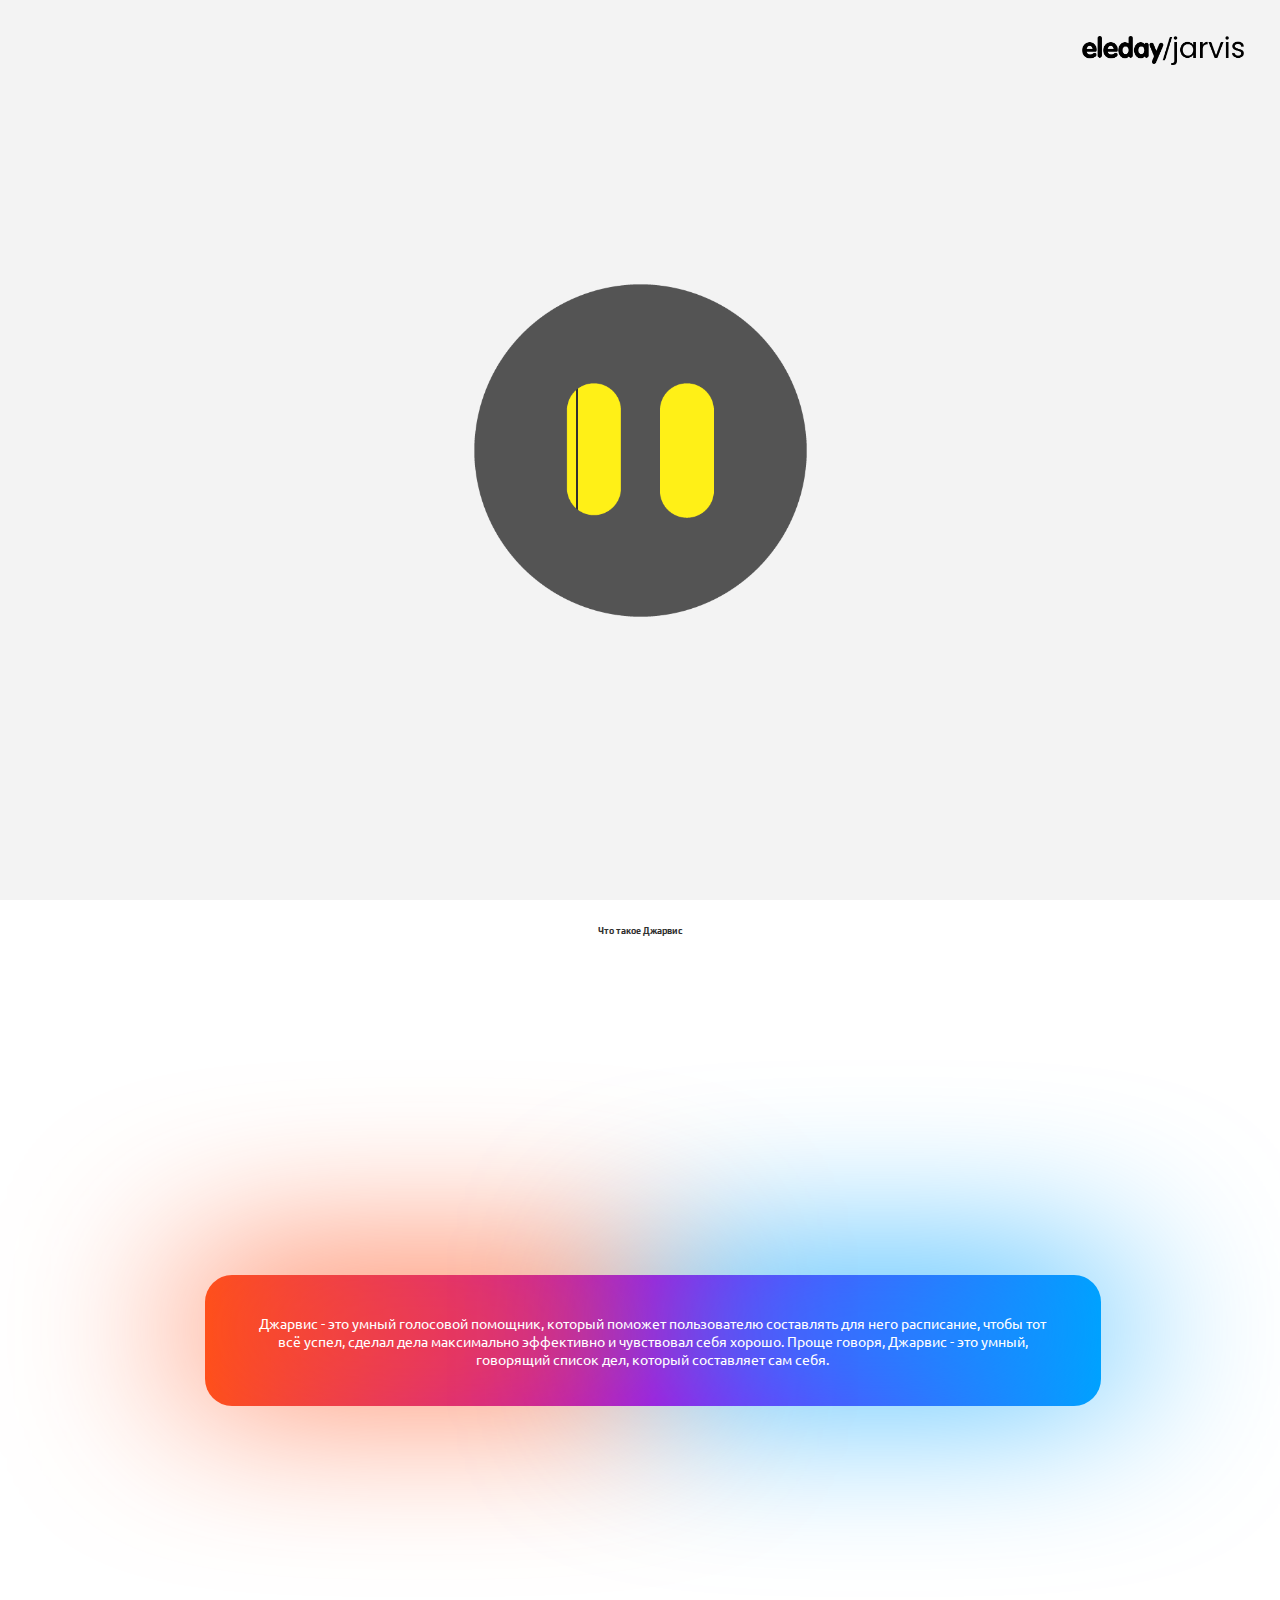
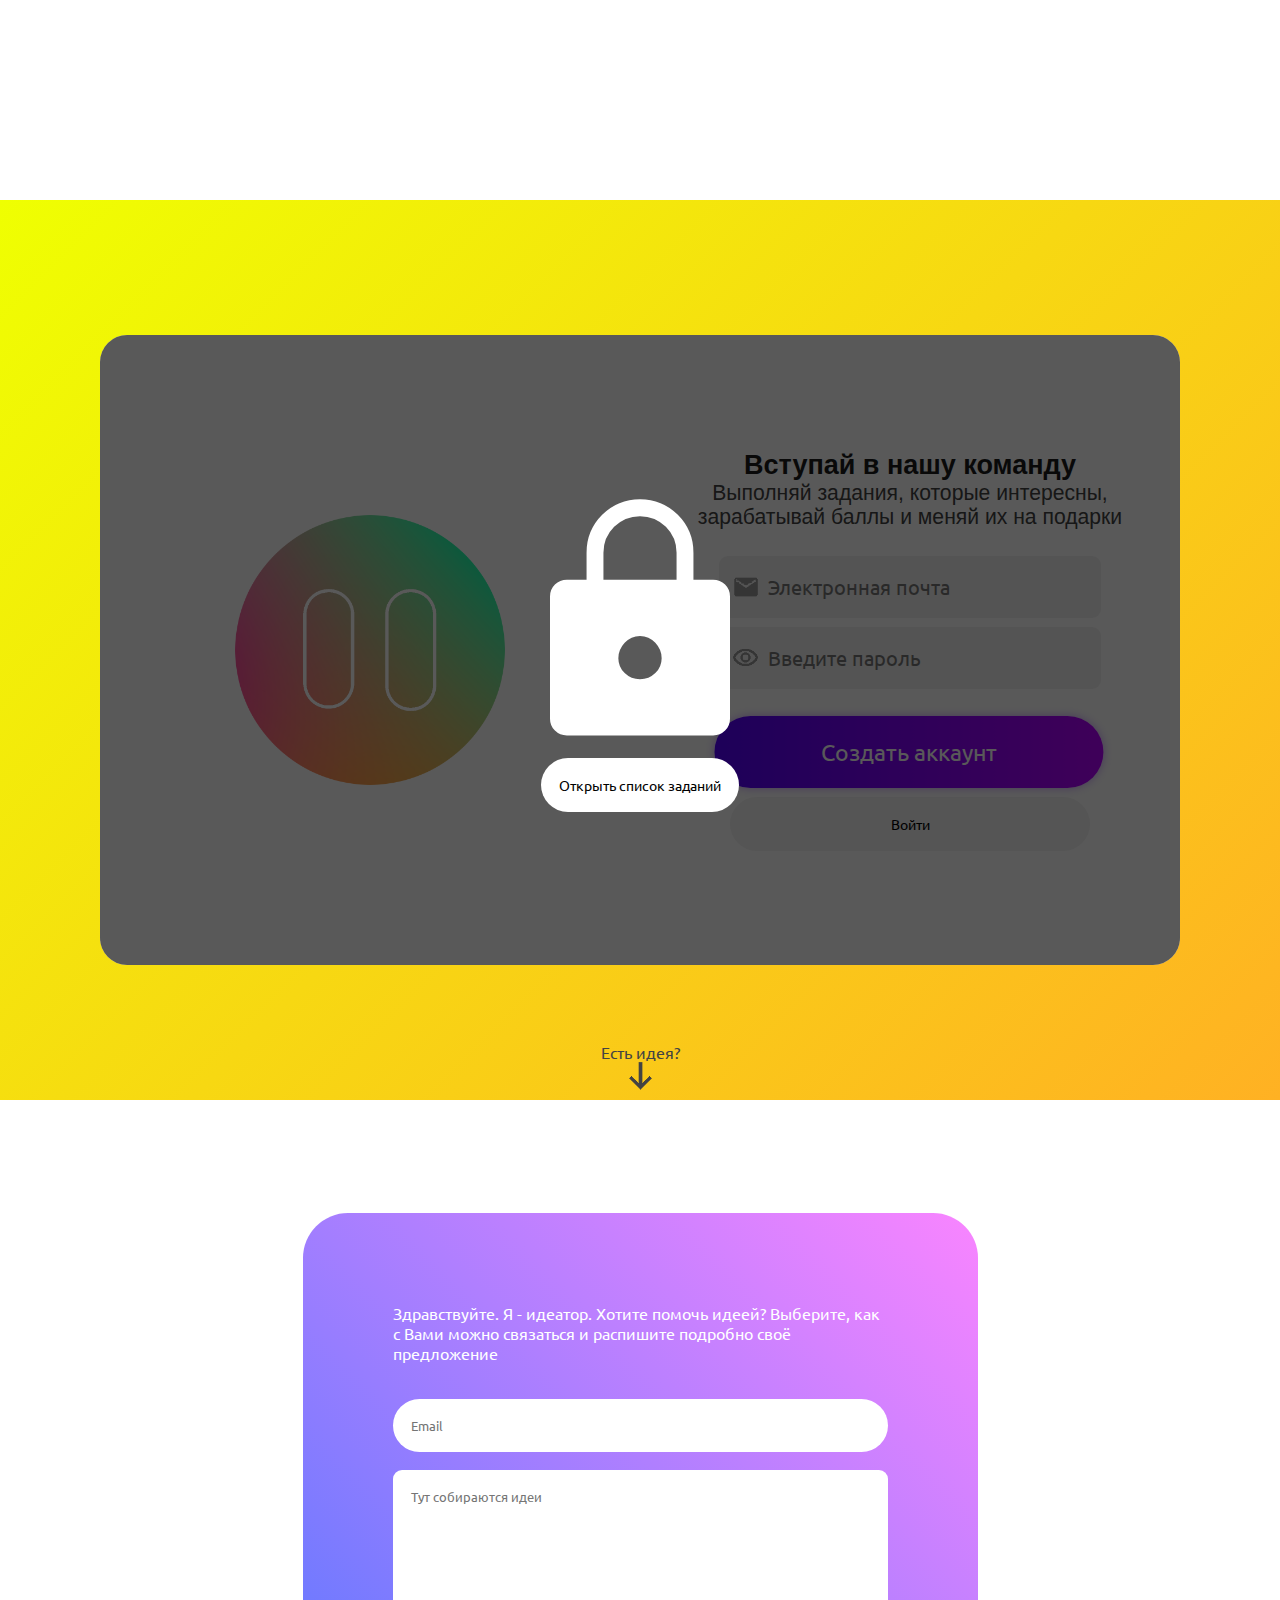
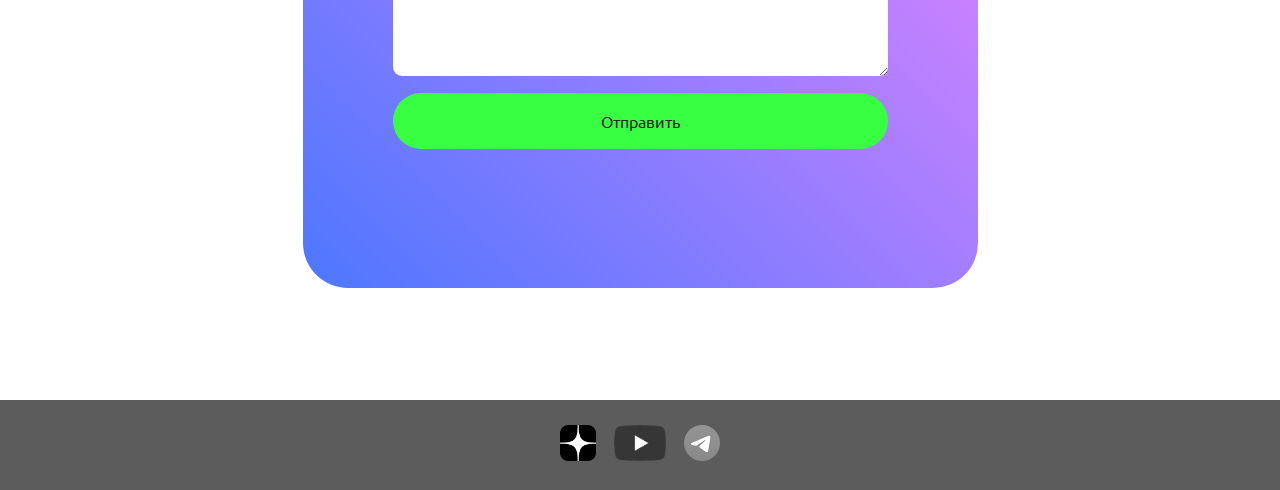
<file: index.html>
<!DOCTYPE html>
<html lang="ru">
<head>
    <meta charset="UTF-8">
    <title>Jarvis</title>
    <link rel="icon" href="/jteam/imgs/fav.ico" type="image/x-icon">
    <link rel="stylesheet" href="main.css">
</head>
<body>
    <div class="greet">
        <img class="path" src="imgs/path.png" alt="">
        <div class="l">
            <div class="jarvis">
                <img src="imgs/Jarvis_new.png" alt="" class="jarvisimg">
                <div class="back"></div>
            </div>
        </div>
        <div class="r">
            <div class="info">
                <h1>Привет! Интересно, куда ты попал?</h1>
                <p>Ты на сайте Джарвиса. Здесь можно узнать всё о проекте, помочь с его развитием и скачать последнюю версию программы.</p>
            </div>
        </div>
    </div>
    <div class="about">
        <h1>Что такое Джарвис</h1>
        <div class="info">
            <p>Джарвис - это умный голосовой помощник, который поможет пользователю составлять для него расписание, чтобы тот всё успел, сделал дела максимально эффективно и чувствовал себя хорошо. Проще говоря, Джарвис - это умный, говорящий список дел, который составляет сам себя.</p>
        </div>
    </div>
    <div class="history">
        
    </div>
    <div class="help">
        <div class="regcard">
            <div class="l">
                <img src="imgs/Ася.png" alt="">
            </div>
            <div class="r">
                <div>
                    <h1>Вступай в нашу команду</h1>
                    <p>Выполняй задания, которые интересны, зарабатывай баллы и меняй их на подарки</p>
                    <div class="email">
                        <input type="email" class="login" placeholder="Электронная почта">
                        <img src="imgs/icons/mail.png">
                    </div>
                    <div class="password">
                        <input type="password" class="pass" placeholder="Введите пароль">
                        <img src="imgs/icons/visible.png" class="passbutton">
                    </div>
                    <div class="buttons">
                        <a href="profile/profile.html">
                            <input type="button" value="Создать аккаунт" class="regbutton" onclick="">
                            <input type="button" value="Войти" class="logbutton">
                        </a>
                    </div>
                </div>
            </div>
            <div class="lock">
                <a href="blockreason/br.html"><img src="imgs/icons/lock.svg" alt="" class="lock"></a>
                <a class="why" href="blockreason/br.html">Почему<br>заблокировано?</a>
            </div>
            <a href="profile/profile.html" class="opentasks">Открыть список заданий</a>
        </div>
        <div class="ibottom">
            <p>Есть идея?</p>
            <img src="imgs/arr.png" alt="" class="arr">
        </div>
    </div>
    <div class="idea">
        <div class="ideator">
            <p>Здравствуйте. Я - идеатор. Хотите помочь идеей? Выберите, как с Вами можно связаться и распишите подробно своё предложение</p>
            <input type="text" placeholder="Email" class="nick">
            <textarea class="ideatextarea" placeholder="Тут собираются идеи" cols="40" rows="10"></textarea>
            <input class="sendbutton" type="button" value="Отправить">
        </div>
    </div>
    <div class="bottom">
        <a href="https://zen.yandex.ru/eleday" target="blank" class="zen"><img src="imgs/icons/zen.png" style="margin-right: 2vh;" alt=""></a>
        <a href="https://www.youtube.com/channel/UCqhwGCZUacflnlP8vE3py7g" target="blank" class="youtube"><img src="imgs/icons/yt.png" style="margin-right: 2vh;" alt=""></a>
        <a href="https://t.me/eledayhut" target="blank" class="tg"><img src="imgs/icons/tg.svg" alt=""></a>
    </div>
    <script src="script.js"></script>
</body>
</html>
</file>
<file: main.css>
@import url('https://fonts.googleapis.com/css2?family=Ubuntu:wght@500&display=swap');
@import url('https://fonts.googleapis.com/css2?family=Play:wght@700&display=swap');
@import url('fonts/ofont.ru_Roboto\ Flex.ttf');

h1 {
    font-family: 'Play', sans-serif;
}

p {
    font-family: 'Ubuntu', sans-serif;
}

* {
    padding: 0;
    margin: 0;
    box-sizing: border-box;
}

body {
    background-color: rgb(243, 243, 243);

    /* animation-name: bcolor;
    animation-duration: 10s;
    animation-timing-function: linear;
    animation-iteration-count: infinite;
    animation-delay: 2s; */

    overflow-x: hidden;
}

.greet {
    min-height: 100vh;
    width: 100vw;
}

.greet .jarvis {
    height: 47vh;
    width: 47vh;
    margin: auto;
    position: absolute;
    top: 0; left: 0; bottom: 0; right: 0;
    padding-top: 0px;
    transition: 0.5s;
    transition-timing-function: cubic-bezier(0.8, 0, 0.18, 0.98);

    animation-name: startmove;
    animation-duration: 0.5s;
    animation-fill-mode: forwards;
}

.greet .jarvis .jarvisimg {
    height: 47vh;
    width: 47vh;
}

.greet .jarvis .back {
    background: rgb(255, 240, 23);
    z-index: -1;
    border-radius: 50%;

    animation-name: color;
    animation-duration: 10s;
    animation-timing-function: linear;
    animation-iteration-count: infinite;
    animation-delay: 2s;

    margin: 6.5vh;
    height: 34vh;
    width: 34vh;
}

.greet .jarvis .jarvisimg, .back {
    position: absolute;
}

.greet .jarvis:hover {
    position: absolute;
    padding-top: 10px;
}

@keyframes color {
    0% {
        background: rgb(255, 240, 23);
        box-shadow: 0 0 0 rgba(0, 0, 0, 0);
    }
    25% {
        background: rgb(23, 255, 50);
        box-shadow: 0 0 0 rgba(0, 0, 0, 0);
    }
    50% {
        background: rgb(23, 255, 224);
        box-shadow: 0 0 0 rgba(0, 0, 0, 0);
    }
    75% {
        background: rgb(255, 23, 236);
        box-shadow: 0 0 0 rgba(0, 0, 0, 0);
    }
    100% {
        background: rgb(255, 240, 23);
        box-shadow: 0 0 0 rgba(0, 0, 0, 0);
    }
}

@keyframes bcolor {
    0% {
        background: rgb(255, 253, 223);
        box-shadow: 0 0 0 rgba(0, 0, 0, 0);
    }
    50% {
        background: rgb(211, 255, 249);
        box-shadow: 0 0 0 rgba(0, 0, 0, 0);
    }
    100% {
        background: rgb(255, 253, 223);
        box-shadow: 0 0 0 rgba(0, 0, 0, 0);
    }
}

@keyframes move {
    0% {
        opacity: 0;
    }
    10% {
        opacity: 1;
    }
    90% {
        opacity: 1;
        left: 0vw;
    }
    100% {
        opacity: 1;
        left: -55vw;
    }
}

@keyframes bg {
    0% {
        background-color: black;
    }
    90% {
        background-color: black;
    }
    100% {
        background-color: rgb(243, 243, 243);
    }
}

@keyframes startmove {
    0% {
        left: -130vw;
    }
    100% {
        left: -55vw;
    }
}

.l {
    width: 50vw;
    height: 100vh;
    float: left;
}

.greet .r {
    width: 50vw;
    height: 100vh;
    float: left;
    align-items: center;
    justify-content: center;
    display: flex;
}

.greet .r h1 {
    opacity: 0;
    animation-name: greetrstart;
    animation-duration: 0.5s;
    animation-fill-mode: forwards;
    animation-delay: 0.4s;
}

.greet .r p {
    opacity: 0;
    animation-name: greetrstart;
    animation-duration: 0.5s;
    animation-fill-mode: forwards;
    animation-delay: 0.9s;
}

.greet .r .info {
    margin-left: -15vw;
    width: 45vw;
    padding: 15px;
    padding-bottom: 20px;
    transition: 0.5s;
    transition-timing-function: cubic-bezier(0, 0.91, 1, 1);
    border-left: 2px solid #303030;
}

.greet .r .info:hover {
    background-color: #303030;
    color: white;
}

@keyframes greetrstart {
    0% {
        opacity: 0;
    }
    100% {
        opacity: 1;
    }
}

.path {
    width: 18vh;
    position: absolute;
    top: 4vh;
    right: 4vh;
}

.about {
    background-color: white;
    height: 100vh;
    padding: 1vw;
    padding-top: 2vw;
    position: relative;
}

.about .info {
    height: 90vh;
    width: 100vw;
    display: flex;
    justify-content: center;
    align-items: center;
    text-align: center;
}

.about .info p {
    width: 70vw;
    font-size: 1.5vh;
    padding: 3vw 5vh;
    position: relative;
    z-index: 1;
    border-radius: 3vh;
    background: linear-gradient(90deg, #ff501b, #ae00ff, #00a2ff);
    color: white;
}

.about .info p::before {
    content: '';
    height: 23%;
    width: 31vw;
    font-size: 1.5vh;
    padding: 3vw;
    position: absolute;
    z-index: -200;
    border-radius: 3vh;
    background: #ff501b;
    color: transparent;
    filter: blur(10vh);

    top: 0; left: -2vh;
}

.about .info p::after {
    content: '';
    height: 23%;
    width: 31vw;
    font-size: 1.5vh;
    padding: 3vw;
    position: absolute;
    z-index: -200;
    border-radius: 3vh;
    background: #00a2ff;
    color: transparent;
    filter: blur(10vh);

    top: 0; right: -2vh;
}

.about h1 {
    text-align: center;
    font-size: 1vh;
    color: #303030;
}

.about .back1, .back2 {
    position: absolute;
    top: 0;
    left: 0;
    width: 100vw;
}

.help {
    height: 100vh;
    position: relative;
    background: linear-gradient(-45deg, #ffb123, #efff01);
    display: flex;
    justify-content: center;
    align-items: center;
}

.help .info {
    width: 49vw;
    height: 100vh;
    padding-right: 5vw;
    padding-left: 5vw;
    float: left;
    display: flex;
    justify-content: center;
    align-items: center;
}

.help h1 {
    font-family: 'Ubuntu', sans-serif;
    font-size: 1.5em;
    text-align: right;
    display: block;
}

.help img {
    display: block;
}

.regcard {
    padding: 0;
    width: 120vh;
    max-width: 90vw;
    height: 70vh;
    border-radius: 3vh;
    background-color: white;
}

.regcard .l {
    width: 50%;
    height: 100%;
    padding: 5vh;
    float: left;
    display: flex;
    align-items: center;
    justify-content: center;
}

.regcard .l img {
    width: 60%;
}

.regcard .r {
    height: 100%;
    width: 50%;
    padding: 5vh;
    float: right;
    display: flex;
    align-items: center;
    justify-content: center;
}

.regcard .r h1 {
    font-family: 'Roboto', sans-serif;
    font-size: 3vh;
    color: rgb(26, 26, 26);
    text-align: center;
}

.regcard .r p {
    font-family: 'Roboto', sans-serif;
    font-size: 2.35vh;
    color: rgb(67, 67, 67);
    text-align: center;
    margin-bottom: 3vh;
}

.regcard .r .email, .password {
    position: relative;
    margin-bottom: 1vh;
    width: 100%;
    display: flex;
    align-items: center;
    justify-content: center;
    font-family: 'Ubuntu', sans-serif;
}

.regcard .r .password {
    margin-bottom: 3vh;
}

.regcard .r .login, .pass {
    font-family: 'Ubuntu', sans-serif;
    font-size: 2.2vh;
    padding: 1vh;
    width: 85%;
    border: none;
    padding: 2vh 1vh;
    border-radius: 1vh;
    background-color: #f0f0f0;
    padding-left: 5.5vh;
    color: #2c2c2c;
}

.regcard .r img {
    position: absolute;
    top: 50%;
    transform: translateY(-1.5vh);
    left: 5.2vh;
    height: 3vh;
}

.regcard .r .buttons {
    padding-left: 10%;
    padding-right: 10%;
}

.regcard .r .regbutton {
    border: none;
    padding: 2vh;
    border-radius: 5vh;
    background: linear-gradient(90deg, #5500ff, #b400ff);
    color: white;
    font-family: 'Ubuntu', sans-serif;
    font-size: 2.5vh;
    width: 108%;
    transform: translateX(-4%);
    height: 8vh;
    margin-bottom: 1vh;
    box-shadow: 0 0 10px #6900ff5c;
    transition: 0.5s;
}

.regcard .r .regbutton:hover {
    background: linear-gradient(90deg, #7ceeba, #e3bb8f);
    color: black;
    box-shadow: none;
}

.regcard .r .logbutton {
    border: none;
    padding: 2vh;
    border-radius: 5vh;
    background: linear-gradient(90deg, #f2f2f2, #f2f2f2);
    color: black;
    font-family: 'Ubuntu', sans-serif;
    font-size: 1.5vh;
    width: 100%;
    transition: 0.5s;
}

.regcard .r .logbutton:hover {
    background: linear-gradient(90deg, #7ceeba, #e3bb8f);
    color: white;
}

.help .ibottom {
    position: absolute;
    bottom: 1vh;
    width: 100vw;
    color: #434343;
}

.help .ibottom p {
    width: 100%;
    text-align: center;
}

.help .ibottom .arr {
    width: 3vh;
    margin: auto;
}

.idea {
    background-color: white;
    height: 100vh;
    display: flex;
    justify-content: center;
    align-items: center;
}

.ideator {
    background: linear-gradient(45deg, #4d77ff, #f985ff);
    width: 75vh;
    height: 75vh;
    border-radius: 5vh;
    padding: 10vh;
    color: white;
}

.ideator .nick {
    font-family: 'Ubuntu', sans-serif;
    margin-top: 4vh;
    width: 100%;
    padding: 2vh;
    border: none;
    border-radius: 5vh;
    color: rgb(39, 39, 39);
}

.ideatextarea {
    border: none;
    border-radius: 1vh;
    padding: 2vh;
    margin-top: 2vh;
    font-family: 'Ubuntu', sans-serif;
    max-width: 100%;
    min-width: 100%;
    max-height: 55%;
    min-height: 15%;
    color: rgb(39, 39, 39);
}

.ideator .sendbutton {
    font-family: 'Ubuntu', sans-serif;
    border: none;
    background-color: rgb(57, 255, 67);
    padding: 2vh;
    color: rgb(39, 39, 39);
    margin-top: 1.5vh;
    border-radius: 5vh;
    width: 100%;
    transition: 0.5s;
    transition-timing-function: cubic-bezier(0.81, -0.01, 0.2, 0.96);
    font-size: medium;
}

.ideator .sendbutton:hover {
    background-color: rgb(255, 255, 255);
}

.bottom {
    background-color: #5c5c5c;
    color: rgb(201, 201, 201);
    text-align: center;
    padding: 3vh;
    font-family: 'Roboto', sans-serif;
    position: relative;
    display: flex;
    align-items: center;
    justify-content: center;
    height: 10vh;
}

input, textarea {
    outline: none;
}

.regcard::after {
    content: '';
    background-color: rgba(0, 0, 0, 0.652);
    padding: 0;
    width: 120vh;
    max-width: 90vw;
    height: 70vh;
    border-radius: 3vh;
    position: absolute;
    transform: translateX(-50%);
}

.regcard .why {
    opacity: 0;
    position: absolute;
    top: 49vh;
    left: 51vw;
    font-family: 'Ubuntu';
    color: white;
    z-index: 200;
    text-decoration: none;
    transition: 0.5s;
    font-size: 2.2vh;
}

.regcard .why:hover {
    color: #03a9f4;
}

.regcard .lock img {
    margin: auto;
    position: absolute;
    top: 0; left: 0; bottom: 0; right: 0;
    z-index: 200;
    height: 30vh;
    filter: invert(1);
    transform: translateY(-3vh);
    transition: 0.5s;
}

.regcard .lock:hover img {
    transform: translateX(-6vh) translateY(-3vh);
}

.regcard .lock:hover .why {
    opacity: 1;
    left: 53vw;
}

.regcard .opentasks {
    margin: auto;
    position: absolute;
    top: 0; left: 0; bottom: 0; right: 0;
    z-index: 200;
    transform: translateY(15vh);
    width: max-content;
    height: max-content;
    background-color: white;
    padding: 2vh;
    text-decoration: none;
    font-family: 'Ubuntu', sans-serif;
    color: black;
    border-radius: 3vh;
    font-size: 1.5vh;
    transition: 0.5s;
}

.bottom a img {
    filter: grayscale(100%);
    transition: 0.5s;
    transition-timing-function: cubic-bezier(1, 0.02, 0, 1.02);
    height: 4vh;
}

.bottom a img:hover {
    filter: grayscale(0%);
    height: 6vh;
}

.regcard .opentasks:hover {
    background-color: transparent;
    color: white;
    border: 2px solid white;
}

@media screen and (max-width: 700px) {
    .greet .r {
        display: block;
        width: 100%;
        height: 50vh;
    }
    .greet .l {
        display: block;
        height: 50vh;
        width: 100%;
        float: top;
    }
    .greet .l .jarvis {
        position: relative;
        margin: auto;
        position: absolute;
        top: 0; left: 0; right: 0; bottom: 0;

        margin-top: 10vh;
        animation: none;
    }
    .greet .l .jarvis:hover {
        padding: 0;
    }
    .greet .r .info {
        position: relative;
        margin: auto;
        position: absolute;
        top: 0; left: 0; right: 0; bottom: 0;
        margin-top: 60vh;
        max-width: 80vw;
        width: 80vw;
        height: max-content;
    }
    .greet .r .info:hover {
        background-color: #f2f2f2;
        color: black;
    }

    .ideator {
        max-width: 90vw;
        padding: 10vh 5vh;
        border-radius: 4vh;
    }
    .regcard {
        max-width: 90vw;
    }
    .regcard .l {
        width: 0;
        padding: 0;
    }
    .regcard .r {
        width: 100%;
    }
    .regcard::after {
        transform: none;
    }
}

@media screen and (min-height: 1000px) {
    .regcard {
        width: 80vh;
        height: 45vh;
    }

    .regcard .r h1 {
        font-size: 2vh;
    }

    .regcard .r p {
        font-size: 1.4vh;
    }

    .regcard .r .login, .pass {
        font-size: 1.3vh;
    }

    .regcard .r img {
        transform: translateY(-1vh);
        left: 4.2vh;
        height: 2vh;
    }

    .regcard .r .regbutton {
        font-size: 1.5vh;
        height: 6vh;
    }

    .regcard .r .logbutton {
        font-size: 1.2vh;
        padding: 1.5vh;
    }

    .regcard::after {
        width: 80vh;
        height: 45vh;
    }

    .regcard .lock img {
        height: 15vh;
    }

    .regcard .lock:hover img {
        transform: translateX(-4vh) translateY(-3vh);
    }

    .regcard .why {
        top: 48vh;
        left: 52vw;
        font-size: 1.2vh;
    }

    .regcard .lock:hover .why {
        left: 51vw;
    }

    .regcard .opentasks {
        transform: translateY(10vh);
        font-size: 1.2vh;
    }
}
</file>
